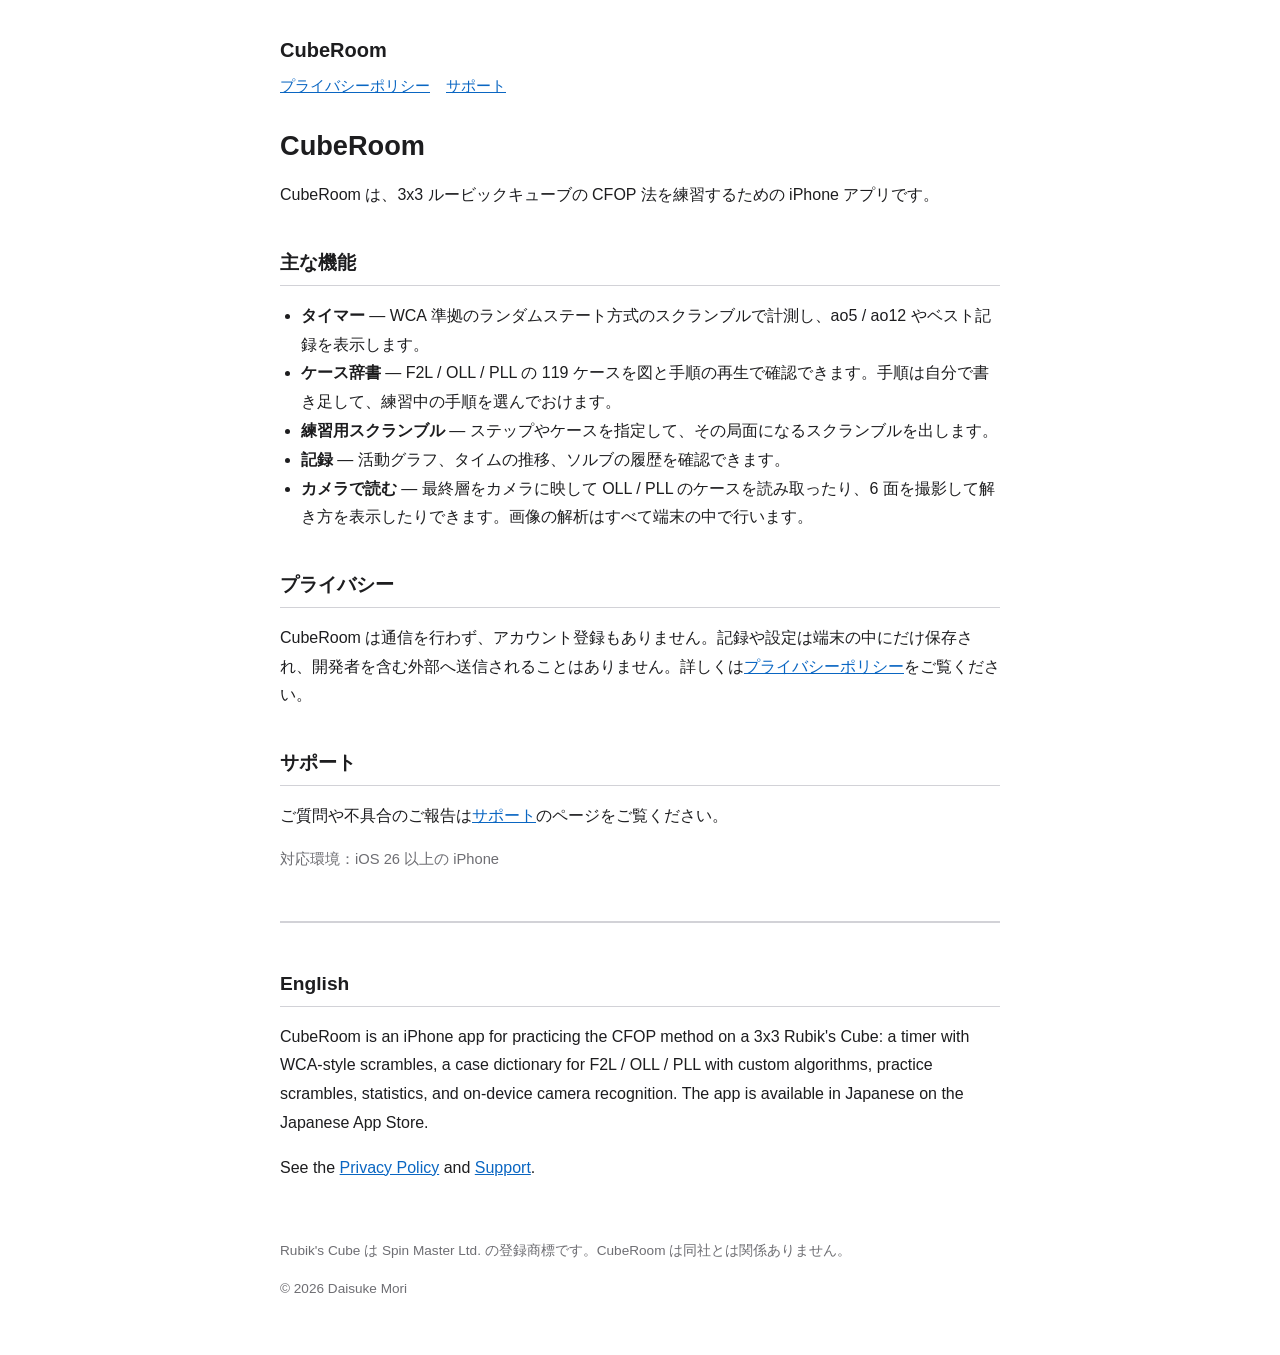
<file: index.html>
<!doctype html>
<html lang="ja">
<head>
<meta charset="utf-8">
<meta name="viewport" content="width=device-width, initial-scale=1">
<title>CubeRoom</title>
<meta name="description" content="CubeRoom は、3x3 ルービックキューブの CFOP 練習用 iPhone アプリです。">
<link rel="stylesheet" href="style.css">
</head>
<body>
<header>
  <a class="brand" href="./">CubeRoom</a>
  <nav><a href="privacy.html">プライバシーポリシー</a><a href="support.html">サポート</a></nav>
</header>
<main>
<h1>CubeRoom</h1>
<p>CubeRoom は、3x3 ルービックキューブの CFOP 法を練習するための iPhone アプリです。</p>

<h2>主な機能</h2>
<ul>
  <li><strong>タイマー</strong> — WCA 準拠のランダムステート方式のスクランブルで計測し、ao5 / ao12 やベスト記録を表示します。</li>
  <li><strong>ケース辞書</strong> — F2L / OLL / PLL の 119 ケースを図と手順の再生で確認できます。手順は自分で書き足して、練習中の手順を選んでおけます。</li>
  <li><strong>練習用スクランブル</strong> — ステップやケースを指定して、その局面になるスクランブルを出します。</li>
  <li><strong>記録</strong> — 活動グラフ、タイムの推移、ソルブの履歴を確認できます。</li>
  <li><strong>カメラで読む</strong> — 最終層をカメラに映して OLL / PLL のケースを読み取ったり、6 面を撮影して解き方を表示したりできます。画像の解析はすべて端末の中で行います。</li>
</ul>

<h2>プライバシー</h2>
<p>CubeRoom は通信を行わず、アカウント登録もありません。記録や設定は端末の中にだけ保存され、開発者を含む外部へ送信されることはありません。詳しくは<a href="privacy.html">プライバシーポリシー</a>をご覧ください。</p>

<h2>サポート</h2>
<p>ご質問や不具合のご報告は<a href="support.html">サポート</a>のページをご覧ください。</p>

<p class="muted">対応環境：iOS 26 以上の iPhone</p>

<section class="en" lang="en">
<h2>English</h2>
<p>CubeRoom is an iPhone app for practicing the CFOP method on a 3x3 Rubik's Cube: a timer with WCA-style scrambles, a case dictionary for F2L / OLL / PLL with custom algorithms, practice scrambles, statistics, and on-device camera recognition. The app is available in Japanese on the Japanese App Store.</p>
<p>See the <a href="privacy.html#en">Privacy Policy</a> and <a href="support.html#en">Support</a>.</p>
</section>
</main>
<footer>
  <p>Rubik's Cube は Spin Master Ltd. の登録商標です。CubeRoom は同社とは関係ありません。</p>
  <p>&copy; 2026 Daisuke Mori</p>
</footer>
</body>
</html>
</file>
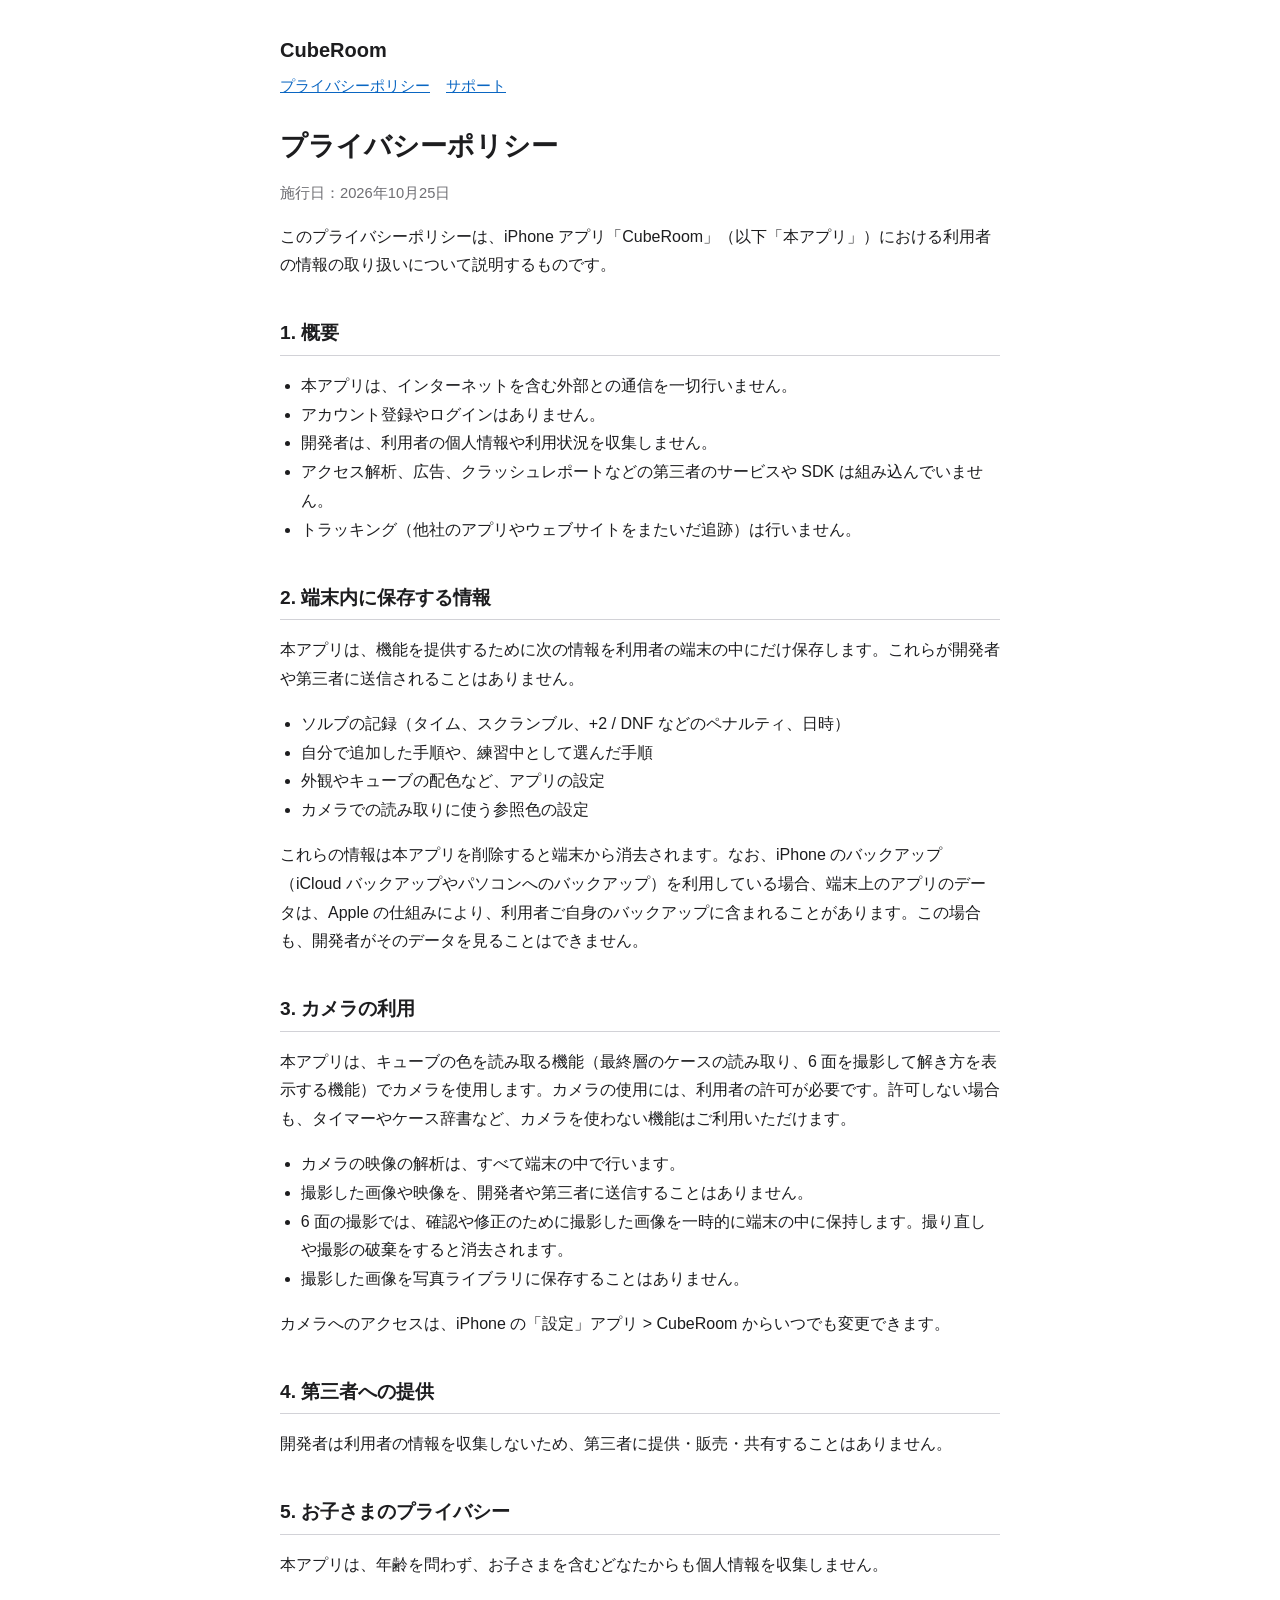
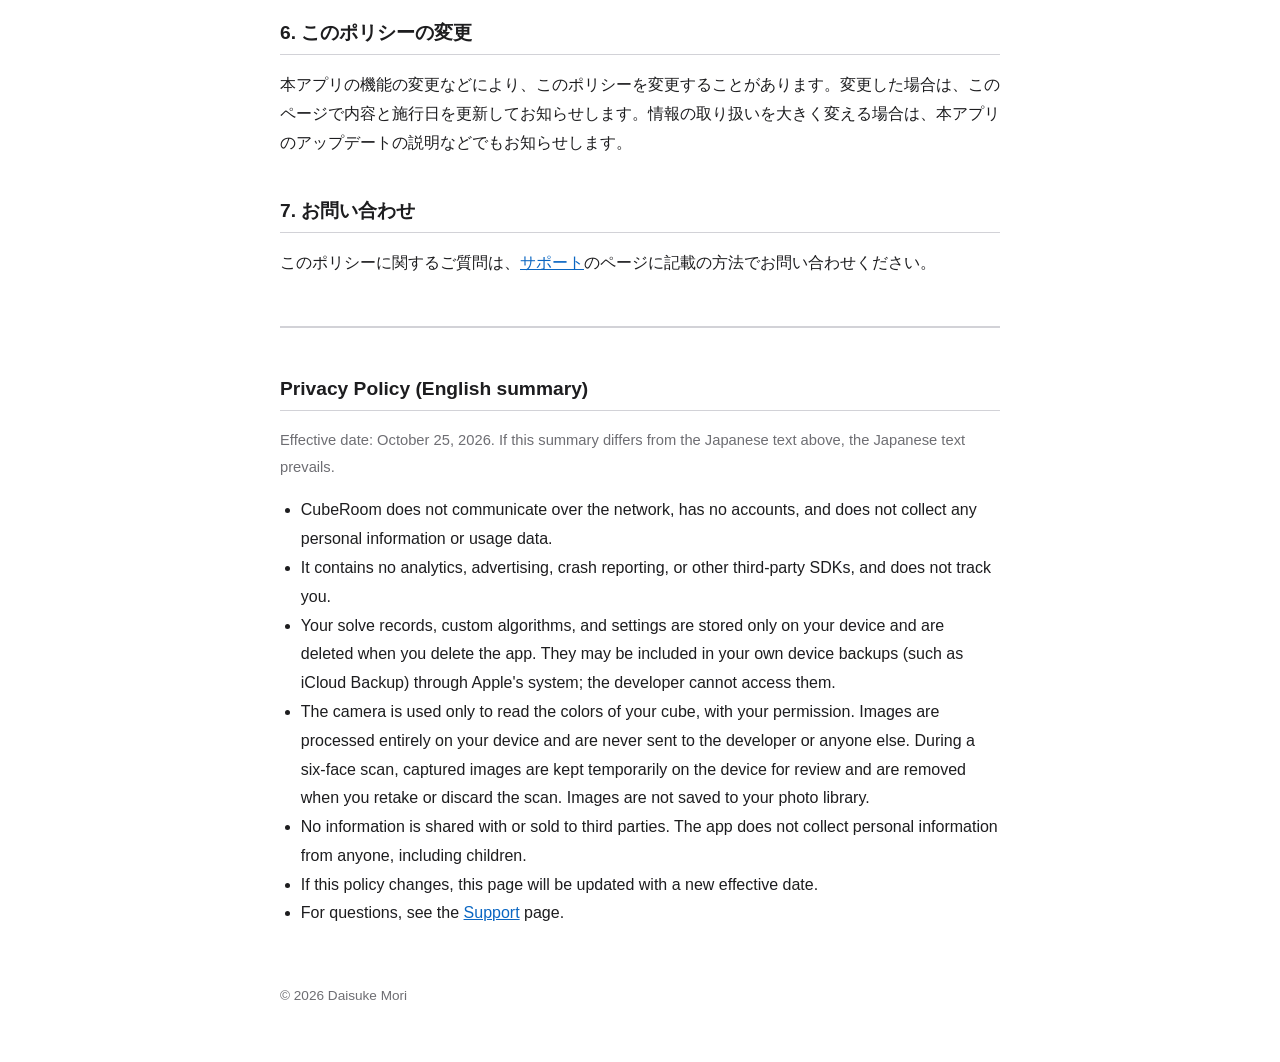
<file: privacy.html>
<!doctype html>
<html lang="ja">
<head>
<meta charset="utf-8">
<meta name="viewport" content="width=device-width, initial-scale=1">
<title>プライバシーポリシー | CubeRoom</title>
<link rel="stylesheet" href="style.css">
</head>
<body>
<header>
  <a class="brand" href="./">CubeRoom</a>
  <nav><a href="privacy.html">プライバシーポリシー</a><a href="support.html">サポート</a></nav>
</header>
<main>
<h1>プライバシーポリシー</h1>
<p class="muted">施行日：2026年10月25日</p>

<p>このプライバシーポリシーは、iPhone アプリ「CubeRoom」（以下「本アプリ」）における利用者の情報の取り扱いについて説明するものです。</p>

<h2>1. 概要</h2>
<ul>
  <li>本アプリは、インターネットを含む外部との通信を一切行いません。</li>
  <li>アカウント登録やログインはありません。</li>
  <li>開発者は、利用者の個人情報や利用状況を収集しません。</li>
  <li>アクセス解析、広告、クラッシュレポートなどの第三者のサービスや SDK は組み込んでいません。</li>
  <li>トラッキング（他社のアプリやウェブサイトをまたいだ追跡）は行いません。</li>
</ul>

<h2>2. 端末内に保存する情報</h2>
<p>本アプリは、機能を提供するために次の情報を利用者の端末の中にだけ保存します。これらが開発者や第三者に送信されることはありません。</p>
<ul>
  <li>ソルブの記録（タイム、スクランブル、+2 / DNF などのペナルティ、日時）</li>
  <li>自分で追加した手順や、練習中として選んだ手順</li>
  <li>外観やキューブの配色など、アプリの設定</li>
  <li>カメラでの読み取りに使う参照色の設定</li>
</ul>
<p>これらの情報は本アプリを削除すると端末から消去されます。なお、iPhone のバックアップ（iCloud バックアップやパソコンへのバックアップ）を利用している場合、端末上のアプリのデータは、Apple の仕組みにより、利用者ご自身のバックアップに含まれることがあります。この場合も、開発者がそのデータを見ることはできません。</p>

<h2>3. カメラの利用</h2>
<p>本アプリは、キューブの色を読み取る機能（最終層のケースの読み取り、6 面を撮影して解き方を表示する機能）でカメラを使用します。カメラの使用には、利用者の許可が必要です。許可しない場合も、タイマーやケース辞書など、カメラを使わない機能はご利用いただけます。</p>
<ul>
  <li>カメラの映像の解析は、すべて端末の中で行います。</li>
  <li>撮影した画像や映像を、開発者や第三者に送信することはありません。</li>
  <li>6 面の撮影では、確認や修正のために撮影した画像を一時的に端末の中に保持します。撮り直しや撮影の破棄をすると消去されます。</li>
  <li>撮影した画像を写真ライブラリに保存することはありません。</li>
</ul>
<p>カメラへのアクセスは、iPhone の「設定」アプリ &gt; CubeRoom からいつでも変更できます。</p>

<h2>4. 第三者への提供</h2>
<p>開発者は利用者の情報を収集しないため、第三者に提供・販売・共有することはありません。</p>

<h2>5. お子さまのプライバシー</h2>
<p>本アプリは、年齢を問わず、お子さまを含むどなたからも個人情報を収集しません。</p>

<h2>6. このポリシーの変更</h2>
<p>本アプリの機能の変更などにより、このポリシーを変更することがあります。変更した場合は、このページで内容と施行日を更新してお知らせします。情報の取り扱いを大きく変える場合は、本アプリのアップデートの説明などでもお知らせします。</p>

<h2>7. お問い合わせ</h2>
<p>このポリシーに関するご質問は、<a href="support.html">サポート</a>のページに記載の方法でお問い合わせください。</p>

<section class="en" lang="en" id="en">
<h2>Privacy Policy (English summary)</h2>
<p class="muted">Effective date: October 25, 2026. If this summary differs from the Japanese text above, the Japanese text prevails.</p>
<ul>
  <li>CubeRoom does not communicate over the network, has no accounts, and does not collect any personal information or usage data.</li>
  <li>It contains no analytics, advertising, crash reporting, or other third-party SDKs, and does not track you.</li>
  <li>Your solve records, custom algorithms, and settings are stored only on your device and are deleted when you delete the app. They may be included in your own device backups (such as iCloud Backup) through Apple's system; the developer cannot access them.</li>
  <li>The camera is used only to read the colors of your cube, with your permission. Images are processed entirely on your device and are never sent to the developer or anyone else. During a six-face scan, captured images are kept temporarily on the device for review and are removed when you retake or discard the scan. Images are not saved to your photo library.</li>
  <li>No information is shared with or sold to third parties. The app does not collect personal information from anyone, including children.</li>
  <li>If this policy changes, this page will be updated with a new effective date.</li>
  <li>For questions, see the <a href="support.html#en">Support</a> page.</li>
</ul>
</section>
</main>
<footer><p>&copy; 2026 Daisuke Mori</p></footer>
</body>
</html>
</file>
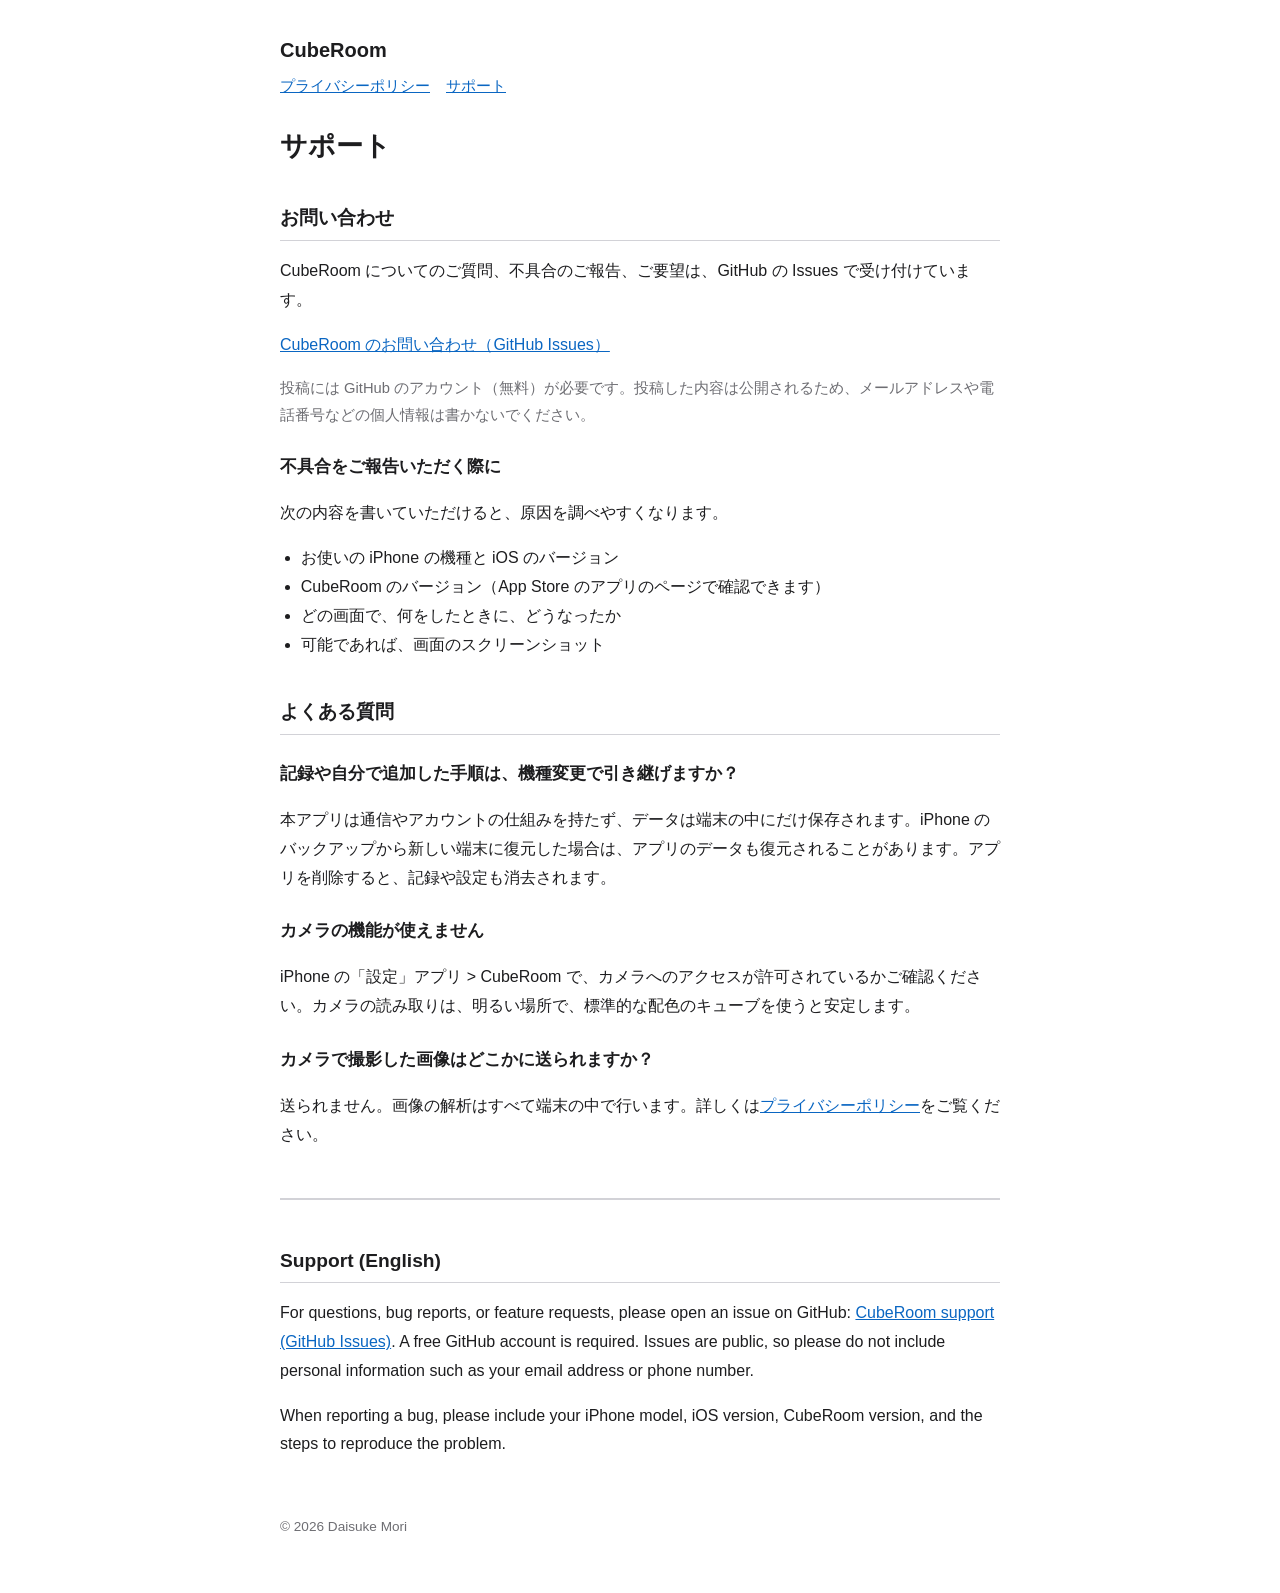
<file: support.html>
<!doctype html>
<html lang="ja">
<head>
<meta charset="utf-8">
<meta name="viewport" content="width=device-width, initial-scale=1">
<title>サポート | CubeRoom</title>
<link rel="stylesheet" href="style.css">
</head>
<body>
<header>
  <a class="brand" href="./">CubeRoom</a>
  <nav><a href="privacy.html">プライバシーポリシー</a><a href="support.html">サポート</a></nav>
</header>
<main>
<h1>サポート</h1>

<h2>お問い合わせ</h2>
<p>CubeRoom についてのご質問、不具合のご報告、ご要望は、GitHub の Issues で受け付けています。</p>
<p><a href="https://github.com/ddmorry/cuberoom-site/issues">CubeRoom のお問い合わせ（GitHub Issues）</a></p>
<p class="muted">投稿には GitHub のアカウント（無料）が必要です。投稿した内容は公開されるため、メールアドレスや電話番号などの個人情報は書かないでください。</p>

<h3>不具合をご報告いただく際に</h3>
<p>次の内容を書いていただけると、原因を調べやすくなります。</p>
<ul>
  <li>お使いの iPhone の機種と iOS のバージョン</li>
  <li>CubeRoom のバージョン（App Store のアプリのページで確認できます）</li>
  <li>どの画面で、何をしたときに、どうなったか</li>
  <li>可能であれば、画面のスクリーンショット</li>
</ul>

<h2>よくある質問</h2>
<h3>記録や自分で追加した手順は、機種変更で引き継げますか？</h3>
<p>本アプリは通信やアカウントの仕組みを持たず、データは端末の中にだけ保存されます。iPhone のバックアップから新しい端末に復元した場合は、アプリのデータも復元されることがあります。アプリを削除すると、記録や設定も消去されます。</p>

<h3>カメラの機能が使えません</h3>
<p>iPhone の「設定」アプリ &gt; CubeRoom で、カメラへのアクセスが許可されているかご確認ください。カメラの読み取りは、明るい場所で、標準的な配色のキューブを使うと安定します。</p>

<h3>カメラで撮影した画像はどこかに送られますか？</h3>
<p>送られません。画像の解析はすべて端末の中で行います。詳しくは<a href="privacy.html">プライバシーポリシー</a>をご覧ください。</p>

<section class="en" lang="en" id="en">
<h2>Support (English)</h2>
<p>For questions, bug reports, or feature requests, please open an issue on GitHub: <a href="https://github.com/ddmorry/cuberoom-site/issues">CubeRoom support (GitHub Issues)</a>. A free GitHub account is required. Issues are public, so please do not include personal information such as your email address or phone number.</p>
<p>When reporting a bug, please include your iPhone model, iOS version, CubeRoom version, and the steps to reproduce the problem.</p>
</section>
</main>
<footer><p>&copy; 2026 Daisuke Mori</p></footer>
</body>
</html>
</file>
<file: style.css>
:root { color-scheme: light dark; --fg:#1d1d1f; --bg:#ffffff; --muted:#6e6e73; --accent:#0a66c2; --line:#d2d2d7; }
@media (prefers-color-scheme: dark) { :root { --fg:#f5f5f7; --bg:#111113; --muted:#a1a1a6; --accent:#5aa9ff; --line:#3a3a3c; } }
* { box-sizing: border-box; }
body { margin:0; background:var(--bg); color:var(--fg);
  font-family: -apple-system, BlinkMacSystemFont, "Hiragino Sans", "Hiragino Kaku Gothic ProN", "Noto Sans JP", "Yu Gothic", Meiryo, sans-serif;
  line-height:1.8; -webkit-text-size-adjust:100%; }
main, header, footer { max-width: 760px; margin: 0 auto; padding: 0 20px; }
header { padding-top: 32px; }
header a.brand { color: var(--fg); text-decoration: none; font-weight: 700; font-size: 1.25rem; }
nav { margin-top: 4px; font-size: .95rem; }
nav a { margin-right: 16px; }
h1 { font-size: 1.7rem; line-height:1.4; margin: 28px 0 8px; }
h2 { font-size: 1.2rem; margin-top: 36px; padding-bottom: 4px; border-bottom: 1px solid var(--line); }
h3 { font-size: 1.05rem; margin-top: 24px; }
a { color: var(--accent); }
.muted { color: var(--muted); font-size: .92rem; }
ul { padding-left: 1.3em; }
section.en { margin-top: 48px; padding-top: 8px; border-top: 2px solid var(--line); }
footer { margin-top: 56px; padding-bottom: 40px; color: var(--muted); font-size: .85rem; }
</file>
